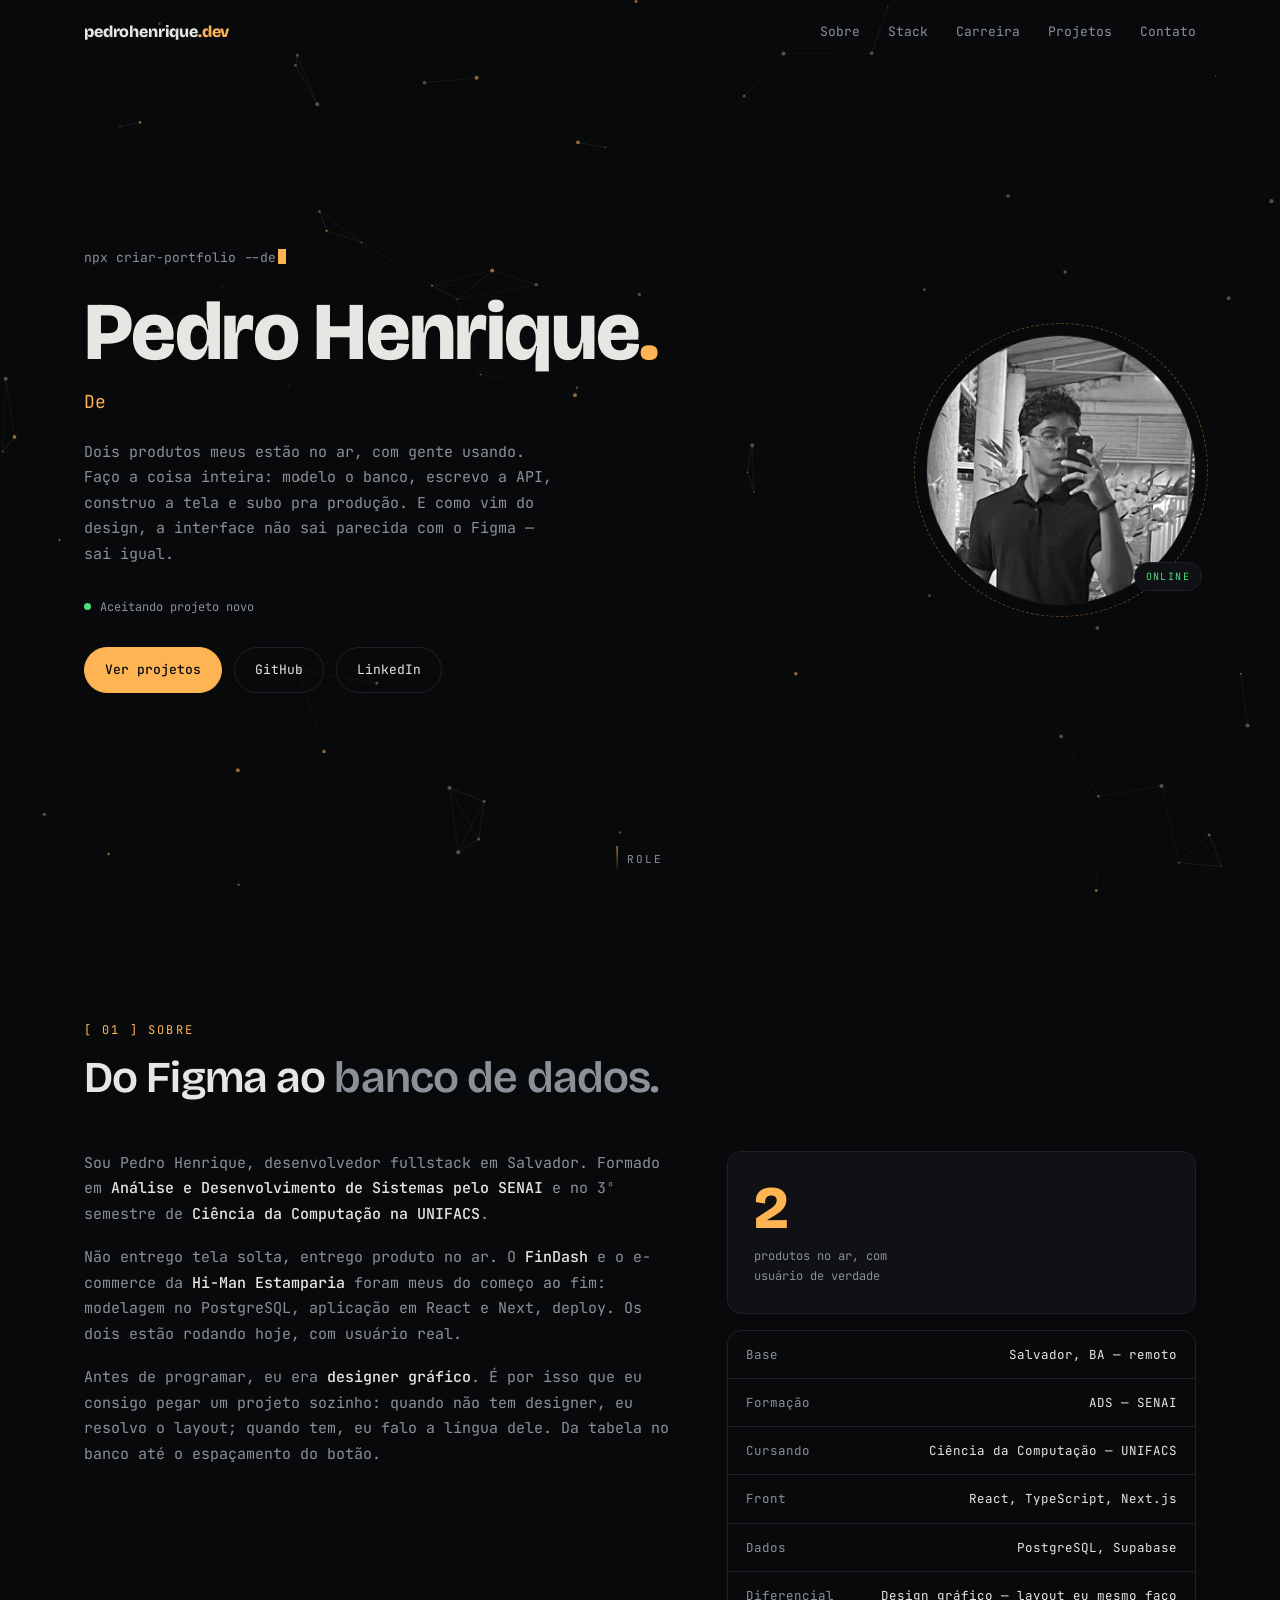
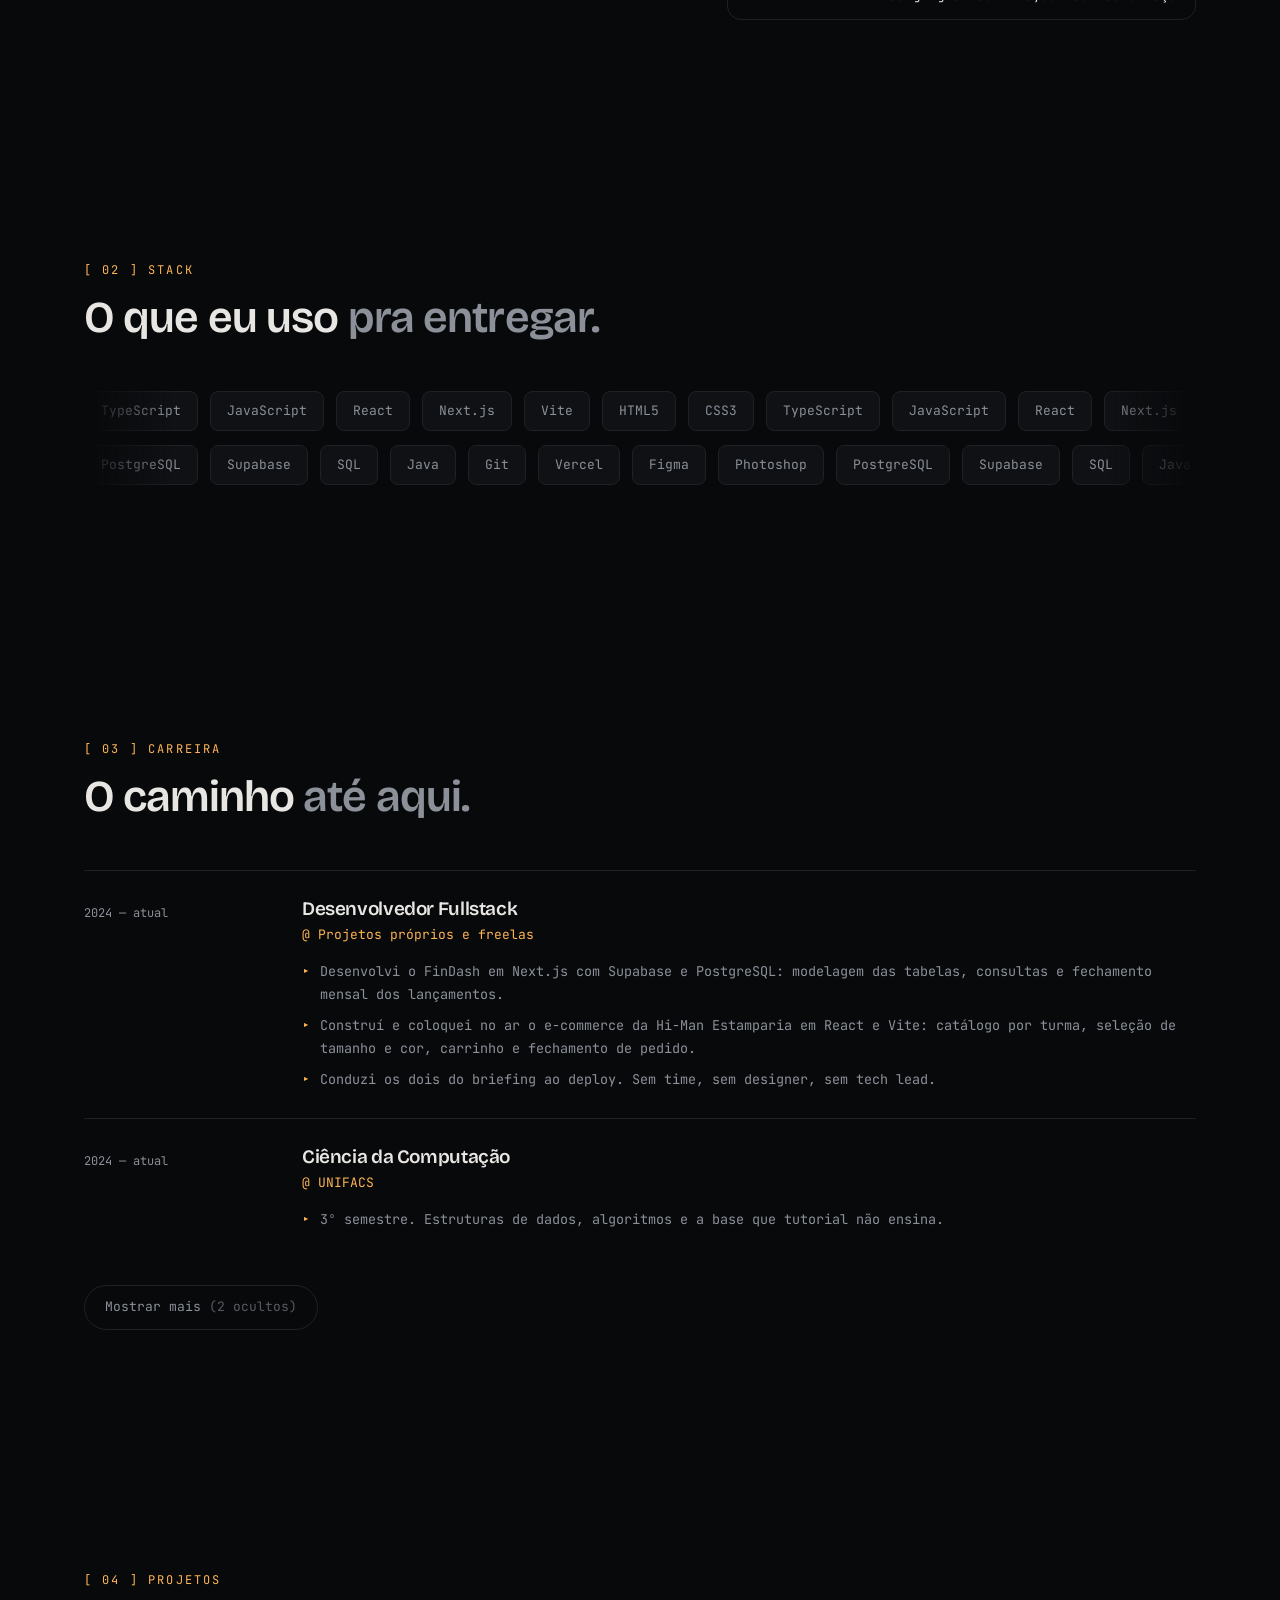
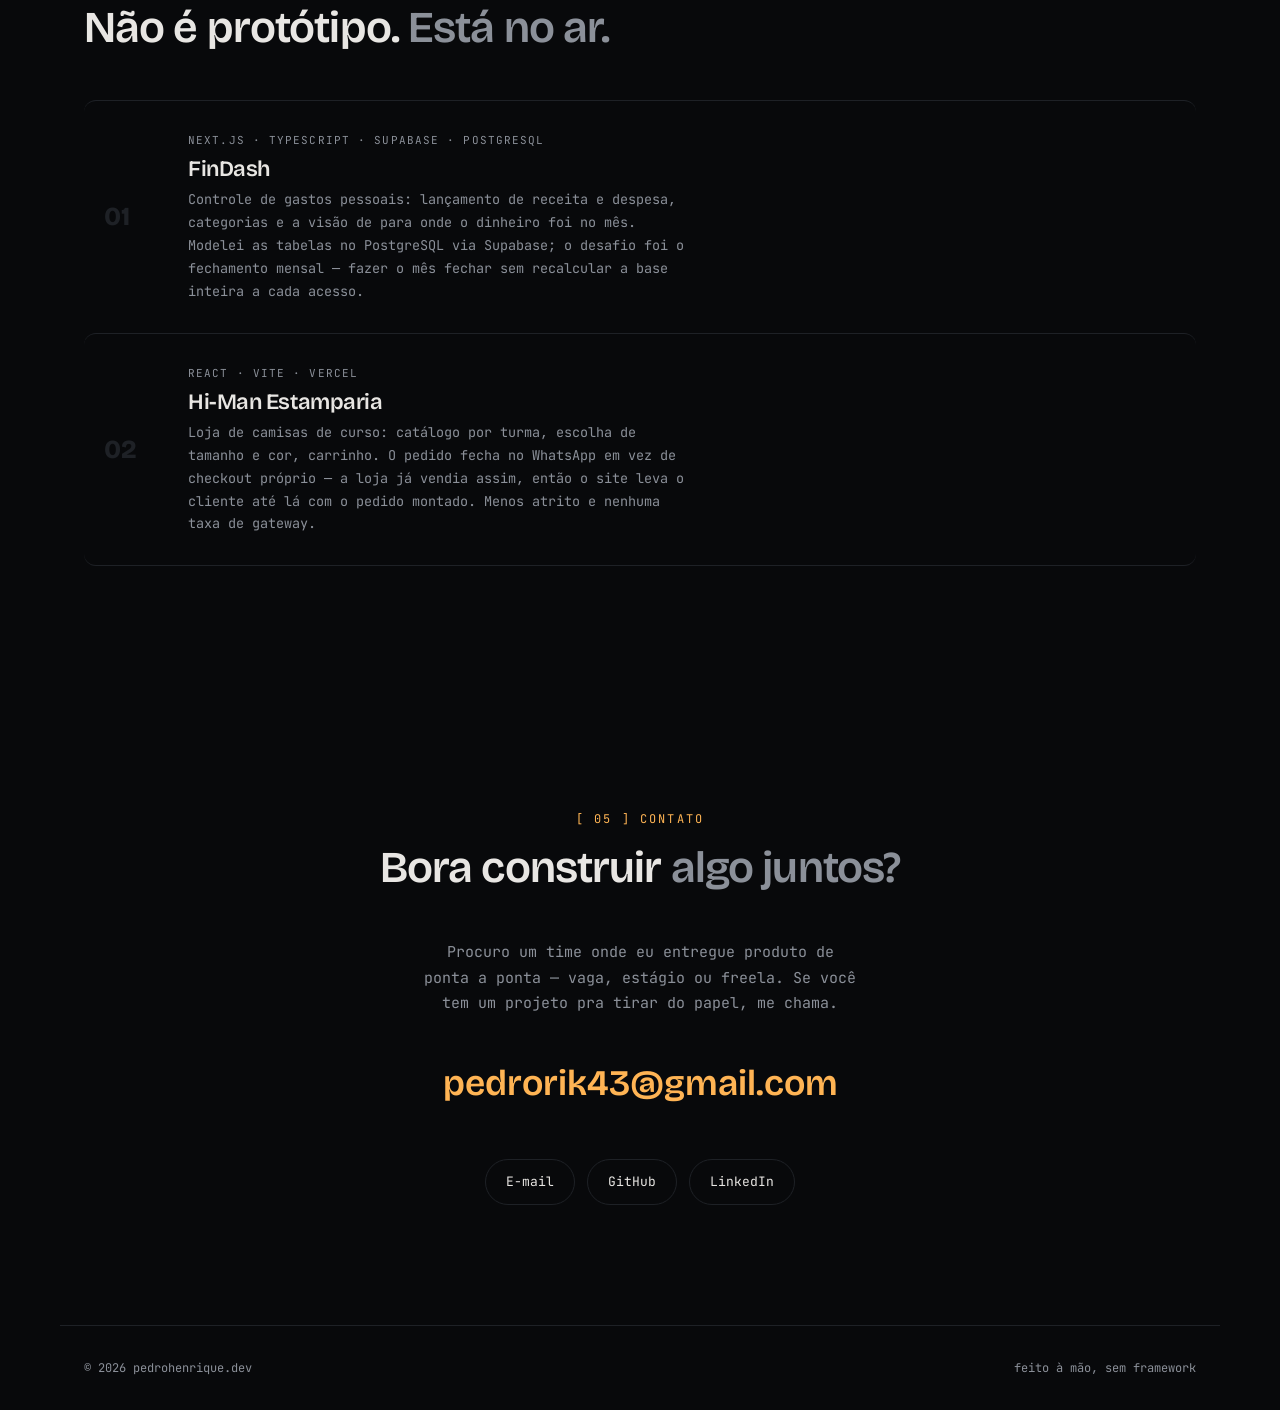
<file: index.html>
<!DOCTYPE html>
<html lang="pt-BR">
<head>
<meta charset="UTF-8">
<meta name="viewport" content="width=device-width, initial-scale=1">
<title>Pedro Henrique | Portfólio - Desenvolvedor</title>
<meta name="description" content="Portfólio de Pedro Henrique Santos de Jesus, desenvolvedor fullstack. Projetos, experiência e contato.">
<meta name="theme-color" content="#08090b">
<link rel="preconnect" href="https://fonts.googleapis.com">
<link rel="preconnect" href="https://fonts.gstatic.com" crossorigin>
<link href="https://fonts.googleapis.com/css2?family=Bricolage+Grotesque:opsz,wght@12..96,400;12..96,600;12..96,800&family=JetBrains+Mono:wght@300;400;500;700&display=swap" rel="stylesheet">
<link rel="stylesheet" href="css/main.css">
</head>
<body>

<div id="progress"></div>

<header id="topbar">
  <nav class="nav">
    <a href="#hero" class="logo">pedrohenrique<b>.dev</b></a>
    <ul>
      <li><a href="#sobre">Sobre</a></li>
      <li><a href="#stack">Stack</a></li>
      <li><a href="#carreira">Carreira</a></li>
      <li><a href="#projetos">Projetos</a></li>
      <li><a href="#contato">Contato</a></li>
    </ul>
    <button class="burger" id="burger" aria-label="Abrir menu" aria-expanded="false">
      <span></span><span></span><span></span>
    </button>
  </nav>
</header>

<div class="drawer" id="drawer">
  <a href="#sobre"><i>01</i>Sobre</a>
  <a href="#stack"><i>02</i>Stack</a>
  <a href="#carreira"><i>03</i>Carreira</a>
  <a href="#projetos"><i>04</i>Projetos</a>
  <a href="#contato"><i>05</i>Contato</a>
</div>

<!-- ================= HERO ================= -->
<section id="hero">
  <canvas id="particles"></canvas>
  <div class="hero-grid">
    <div>
      <div class="prompt"><span id="boot"></span><span class="caret"></span></div>

      <h1 id="name">Pedro Henrique<span class="dot">.</span></h1>

      <div class="typed" id="typed"></div>

      <p class="hero-desc">Dois produtos meus estão no ar, com gente usando. Faço a coisa inteira: modelo o banco, escrevo a API, construo a tela e subo pra produção. E como vim do design, a interface não sai parecida com o Figma — sai igual.</p>

      <div class="status"><i class="pulse"></i> Aceitando projeto novo</div>

      <div class="hero-links">
        <a class="btn solid" href="#projetos">Ver projetos</a>
        <a class="btn" href="https://github.com/P3DR020" target="_blank" rel="noopener">GitHub</a>
        <a class="btn" href="https://www.linkedin.com/in/pedro-henrique-santos-de-jesus-8134192ab" target="_blank" rel="noopener">LinkedIn</a>
      </div>
    </div>

    <div class="avatar">
      <i class="ring"></i>
      <img src="assets/img/perfil.jpg" alt="Pedro Henrique Santos de Jesus" width="560" height="560">
      <span class="tag">ONLINE</span>
    </div>
  </div>

  <a class="scroll-hint" href="#sobre"><i></i> ROLE</a>
</section>

<!-- ================= SOBRE ================= -->
<section id="sobre">
  <div class="eyebrow reveal">[ 01 ] sobre</div>
  <h2 class="reveal">Do Figma ao <em>banco de dados.</em></h2>

  <div class="about">
    <div class="reveal">
      <p>Sou Pedro Henrique, desenvolvedor fullstack em Salvador. Formado em <strong>Análise e Desenvolvimento de Sistemas pelo SENAI</strong> e no 3º semestre de <strong>Ciência da Computação na UNIFACS</strong>.</p>
      <p>Não entrego tela solta, entrego produto no ar. O <strong>FinDash</strong> e o e-commerce da <strong>Hi-Man Estamparia</strong> foram meus do começo ao fim: modelagem no PostgreSQL, aplicação em React e Next, deploy. Os dois estão rodando hoje, com usuário real.</p>
      <p>Antes de programar, eu era <strong>designer gráfico</strong>. É por isso que eu consigo pegar um projeto sozinho: quando não tem designer, eu resolvo o layout; quando tem, eu falo a língua dele. Da tabela no banco até o espaçamento do botão.</p>
    </div>

    <div class="reveal">
      <div class="years">
        <div class="big" data-count="2">0</div>
        <span>produtos no ar, com usuário de verdade</span>
      </div>
      <div class="facts">
        <div class="fact"><span>Base</span><span>Salvador, BA — remoto</span></div>
        <div class="fact"><span>Formação</span><span>ADS — SENAI</span></div>
        <div class="fact"><span>Cursando</span><span>Ciência da Computação — UNIFACS</span></div>
        <div class="fact"><span>Front</span><span>React, TypeScript, Next.js</span></div>
        <div class="fact"><span>Dados</span><span>PostgreSQL, Supabase</span></div>
        <div class="fact"><span>Diferencial</span><span>Design gráfico — layout eu mesmo faço</span></div>
      </div>
    </div>
  </div>
</section>

<!-- ================= STACK ================= -->
<section id="stack">
  <div class="eyebrow reveal">[ 02 ] stack</div>
  <h2 class="reveal">O que eu uso <em>pra entregar.</em></h2>

  <div class="marquee reveal">
    <div class="track" data-marquee>
      <span class="chip">TypeScript</span><span class="chip">JavaScript</span><span class="chip">React</span>
      <span class="chip">Next.js</span><span class="chip">Vite</span>
      <span class="chip">HTML5</span><span class="chip">CSS3</span>
    </div>
  </div>
  <div class="marquee reveal">
    <div class="track" data-marquee>
      <span class="chip">PostgreSQL</span><span class="chip">Supabase</span><span class="chip">SQL</span>
      <span class="chip">Java</span><span class="chip">Git</span><span class="chip">Vercel</span>
      <span class="chip">Figma</span><span class="chip">Photoshop</span>
    </div>
  </div>
</section>

<!-- ================= CARREIRA ================= -->
<section id="carreira">
  <div class="eyebrow reveal">[ 03 ] carreira</div>
  <h2 class="reveal">O caminho <em>até aqui.</em></h2>

  <div id="jobs">
    <article class="job reveal">
      <div class="when">2024 — atual</div>
      <div>
        <h3>Desenvolvedor Fullstack</h3>
        <div class="co">@ Projetos próprios e freelas</div>
        <ul>
          <li>Desenvolvi o FinDash em Next.js com Supabase e PostgreSQL: modelagem das tabelas, consultas e fechamento mensal dos lançamentos.</li>
          <li>Construí e coloquei no ar o e-commerce da Hi-Man Estamparia em React e Vite: catálogo por turma, seleção de tamanho e cor, carrinho e fechamento de pedido.</li>
          <li>Conduzi os dois do briefing ao deploy. Sem time, sem designer, sem tech lead.</li>
        </ul>
      </div>
    </article>

    <article class="job reveal">
      <div class="when">2024 — atual</div>
      <div>
        <h3>Ciência da Computação</h3>
        <div class="co">@ UNIFACS</div>
        <ul>
          <li>3º semestre. Estruturas de dados, algoritmos e a base que tutorial não ensina.</li>
        </ul>
      </div>
    </article>

    <article class="job reveal hidden-job">
      <div class="when">Concluído</div>
      <div>
        <h3>Análise e Desenvolvimento de Sistemas</h3>
        <div class="co">@ SENAI</div>
        <ul>
          <li>Formação técnica: desenvolvimento web e banco de dados.</li>
        </ul>
      </div>
    </article>

    <article class="job reveal hidden-job">
      <div class="when">Antes do código</div>
      <div>
        <h3>Designer Gráfico</h3>
        <div class="co">@ Freelance</div>
        <ul>
          <li>Identidade visual e peças gráficas para clientes.</li>
          <li>É de onde vem o olho pra layout — hoje ele entra na interface todo dia.</li>
        </ul>
      </div>
    </article>
  </div>

  <button class="more" id="more">Mostrar mais <span>(1 oculto)</span></button>

</section>

<!-- ================= PROJETOS ================= -->
<section id="projetos">
  <div class="eyebrow reveal">[ 04 ] projetos</div>
  <h2 class="reveal">Não é protótipo. <em>Está no ar.</em></h2>

  <div class="projects">
    <a class="project reveal" href="https://fin-dash-ashen.vercel.app/" target="_blank" rel="noopener">
      <div class="num">01</div>
      <div>
        <div class="stack">Next.js · TypeScript · Supabase · PostgreSQL</div>
        <h3>FinDash</h3>
        <p>Controle de gastos pessoais: lançamento de receita e despesa, categorias e a visão de para onde o dinheiro foi no mês. Modelei as tabelas no PostgreSQL via Supabase; o desafio foi o fechamento mensal — fazer o mês fechar sem recalcular a base inteira a cada acesso.</p>
      </div>
      <span class="go">Ver projeto</span>
    </a>

    <a class="project reveal" href="https://himanestamparia.com.br/" target="_blank" rel="noopener">
      <div class="num">02</div>
      <div>
        <div class="stack">React · Vite · Vercel</div>
        <h3>Hi-Man Estamparia</h3>
        <p>Loja de camisas de curso: catálogo por turma, escolha de tamanho e cor, carrinho. O pedido fecha no WhatsApp em vez de checkout próprio — a loja já vendia assim, então o site leva o cliente até lá com o pedido montado. Menos atrito e nenhuma taxa de gateway.</p>
      </div>
      <span class="go">Ver projeto</span>
    </a>

  </div>
</section>

<!-- ================= CONTATO ================= -->
<section id="contato">
  <div class="eyebrow reveal">[ 05 ] contato</div>
  <h2 class="reveal">Bora construir <em>algo juntos?</em></h2>
  <p class="reveal">Procuro um time onde eu entregue produto de ponta a ponta — vaga, estágio ou freela. Se você tem um projeto pra tirar do papel, me chama.</p>

  <a class="mailto reveal" href="mailto:pedrorik43@gmail.com">pedrorik43@gmail.com</a>

  <div class="socials reveal">
    <a class="btn" href="mailto:pedrorik43@gmail.com">E-mail</a>
    <a class="btn" href="https://github.com/P3DR020" target="_blank" rel="noopener">GitHub</a>
    <a class="btn" href="https://www.linkedin.com/in/pedro-henrique-santos-de-jesus-8134192ab" target="_blank" rel="noopener">LinkedIn</a>
  </div>
</section>

<footer>
  <span>© <span id="year"></span> pedrohenrique.dev</span>
  <span>feito à mão, sem framework</span>
</footer>

<script type="module" src="js/main.js"></script>
</body>
</html>
</file>
<file: css/main.css>
/* ============================================================
   MAIN — só @imports. Nenhuma regra mora aqui.
   A ordem importa: tokens antes de tudo, seções por último.
   ============================================================ */

@import url('tokens.css');
@import url('base.css');
@import url('layout.css');
@import url('components.css');

@import url('sections/hero.css');
@import url('sections/about.css');
@import url('sections/stack.css');
@import url('sections/career.css');
@import url('sections/projects.css');
@import url('sections/contact.css');
</file>
